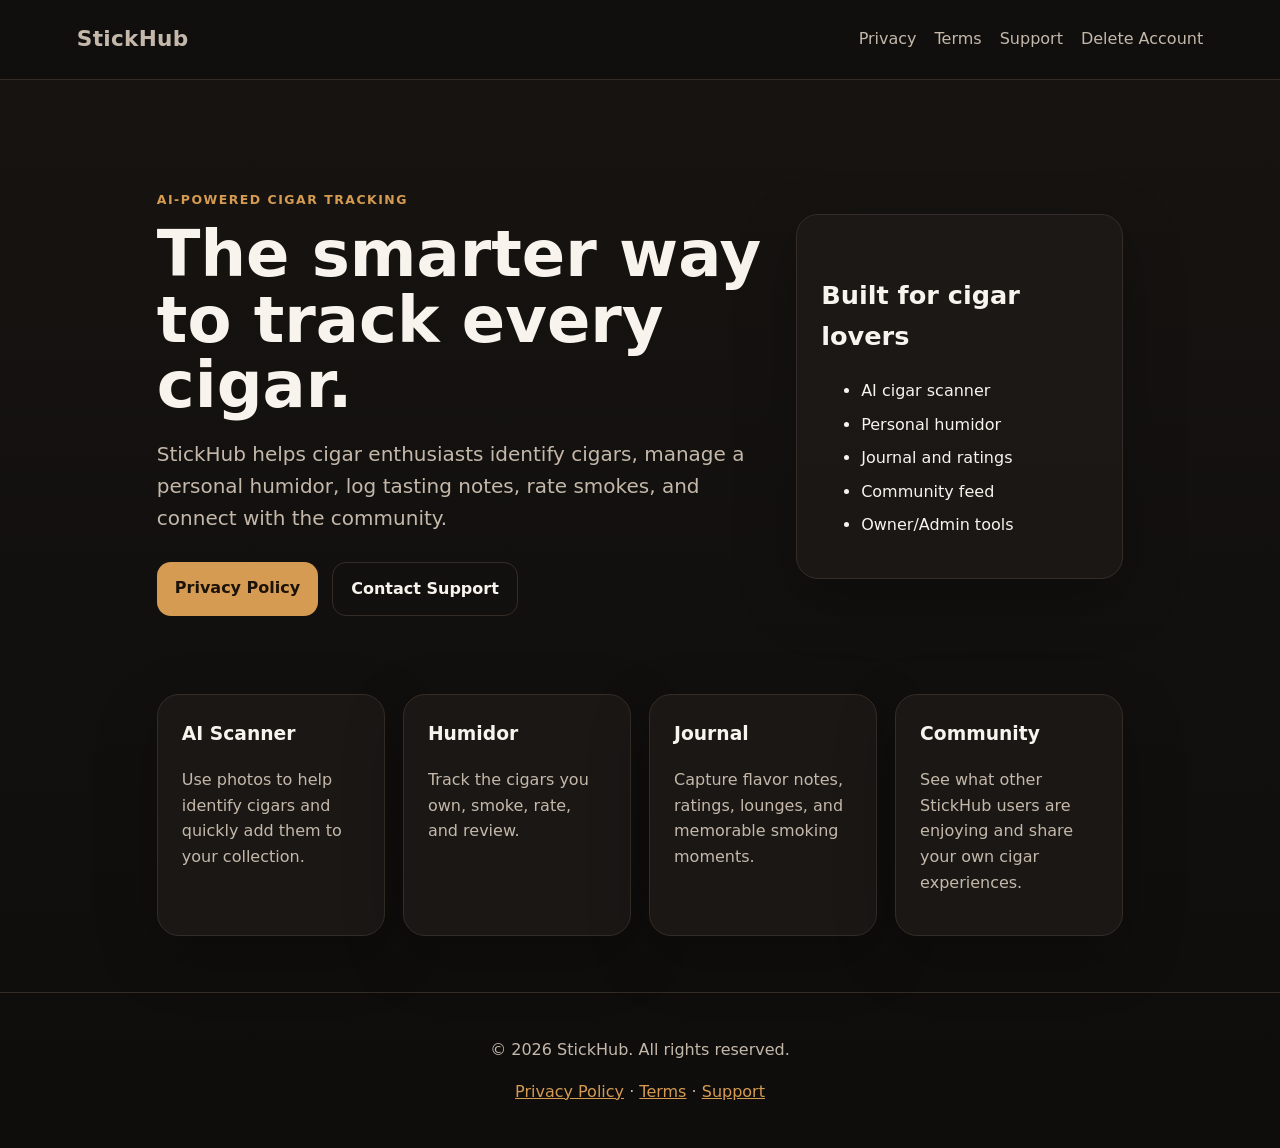
<file: index.html>
<!doctype html>
<html lang="en">
<head>
  <meta charset="utf-8" />
  <meta name="viewport" content="width=device-width, initial-scale=1" />
  <title>StickHub | AI Cigar Tracker</title>
  <meta name="description" content="StickHub is an AI-powered cigar tracker with a personal humidor, journal, ratings, and community features." />
  <link rel="stylesheet" href="styles.css" />
</head>
<body>
  <header class="nav">
    <a class="brand" href="index.html">StickHub</a>
    <nav>
      <a href="privacy.html">Privacy</a>
      <a href="terms.html">Terms</a>
      <a href="support.html">Support</a>
      <a href="delete-account.html">Delete Account</a>
    </nav>
  </header>

  <main>
    <section class="hero">
      <div>
        <p class="eyebrow">AI-powered cigar tracking</p>
        <h1>The smarter way to track every cigar.</h1>
        <p class="lead">StickHub helps cigar enthusiasts identify cigars, manage a personal humidor, log tasting notes, rate smokes, and connect with the community.</p>
        <div class="actions">
          <a class="button" href="privacy.html">Privacy Policy</a>
          <a class="button secondary" href="support.html">Contact Support</a>
        </div>
      </div>
      <div class="card hero-card">
        <h2>Built for cigar lovers</h2>
        <ul>
          <li>AI cigar scanner</li>
          <li>Personal humidor</li>
          <li>Journal and ratings</li>
          <li>Community feed</li>
          <li>Owner/Admin tools</li>
        </ul>
      </div>
    </section>

    <section class="grid">
      <article class="card"><h3>AI Scanner</h3><p>Use photos to help identify cigars and quickly add them to your collection.</p></article>
      <article class="card"><h3>Humidor</h3><p>Track the cigars you own, smoke, rate, and review.</p></article>
      <article class="card"><h3>Journal</h3><p>Capture flavor notes, ratings, lounges, and memorable smoking moments.</p></article>
      <article class="card"><h3>Community</h3><p>See what other StickHub users are enjoying and share your own cigar experiences.</p></article>
    </section>
  </main>

  <footer>
    <p>© 2026 StickHub. All rights reserved.</p>
    <p><a href="privacy.html">Privacy Policy</a> · <a href="terms.html">Terms</a> · <a href="support.html">Support</a></p>
  </footer>
</body>
</html>
</file>
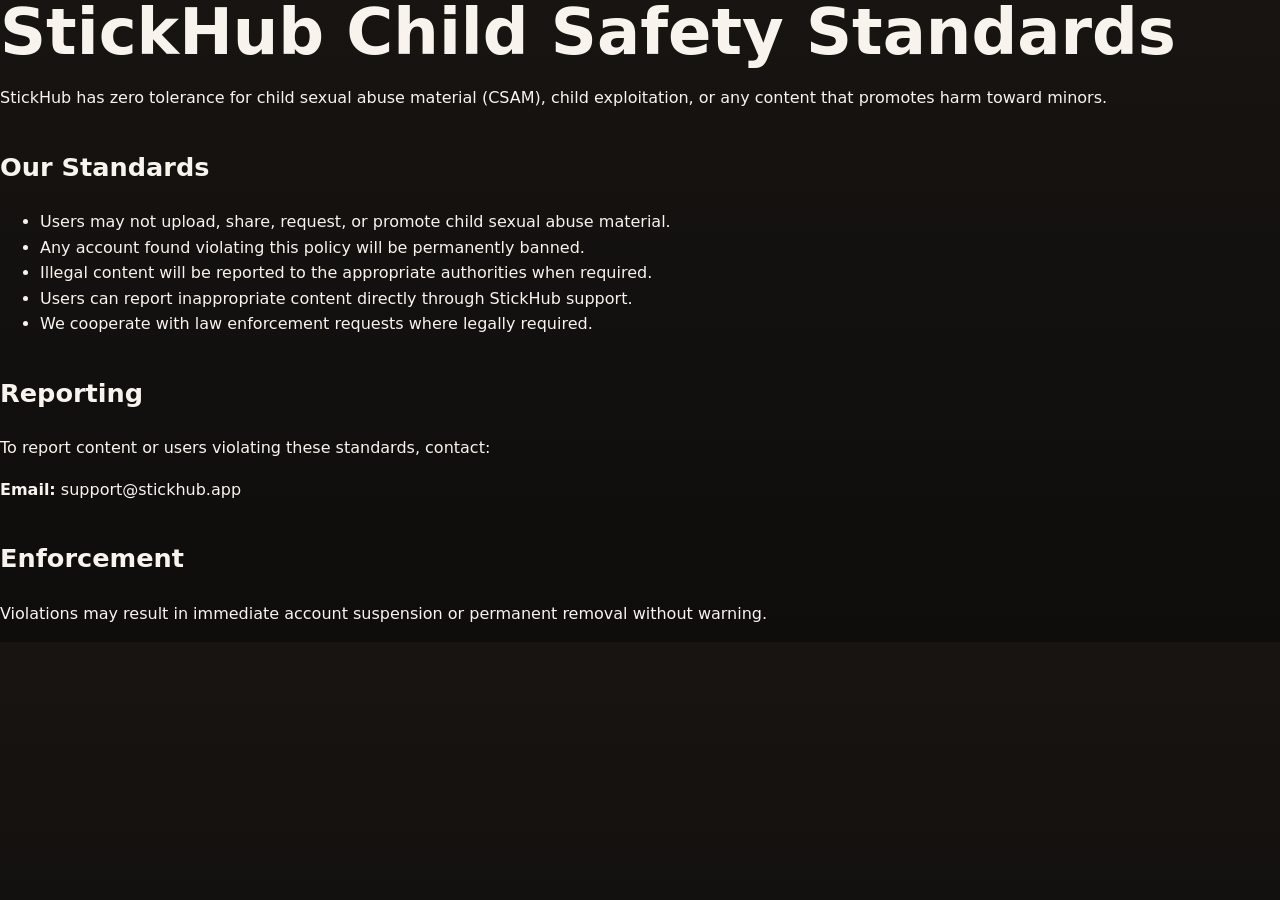
<file: child-safety.html>
<!DOCTYPE html>
<html lang="en">
<head>
<meta charset="UTF-8">
<title>StickHub Child Safety Standards</title>
<link rel="stylesheet" href="styles.css">
</head>

<body>

<div class="container">

<h1>StickHub Child Safety Standards</h1>

<p>
StickHub has zero tolerance for child sexual abuse material (CSAM), child exploitation,
or any content that promotes harm toward minors.
</p>

<h2>Our Standards</h2>

<ul>
<li>Users may not upload, share, request, or promote child sexual abuse material.</li>
<li>Any account found violating this policy will be permanently banned.</li>
<li>Illegal content will be reported to the appropriate authorities when required.</li>
<li>Users can report inappropriate content directly through StickHub support.</li>
<li>We cooperate with law enforcement requests where legally required.</li>
</ul>

<h2>Reporting</h2>

<p>
To report content or users violating these standards, contact:
</p>

<p>
<strong>Email:</strong> support@stickhub.app
</p>

<h2>Enforcement</h2>

<p>
Violations may result in immediate account suspension or permanent removal without warning.
</p>

</div>

</body>
</html>
</file>
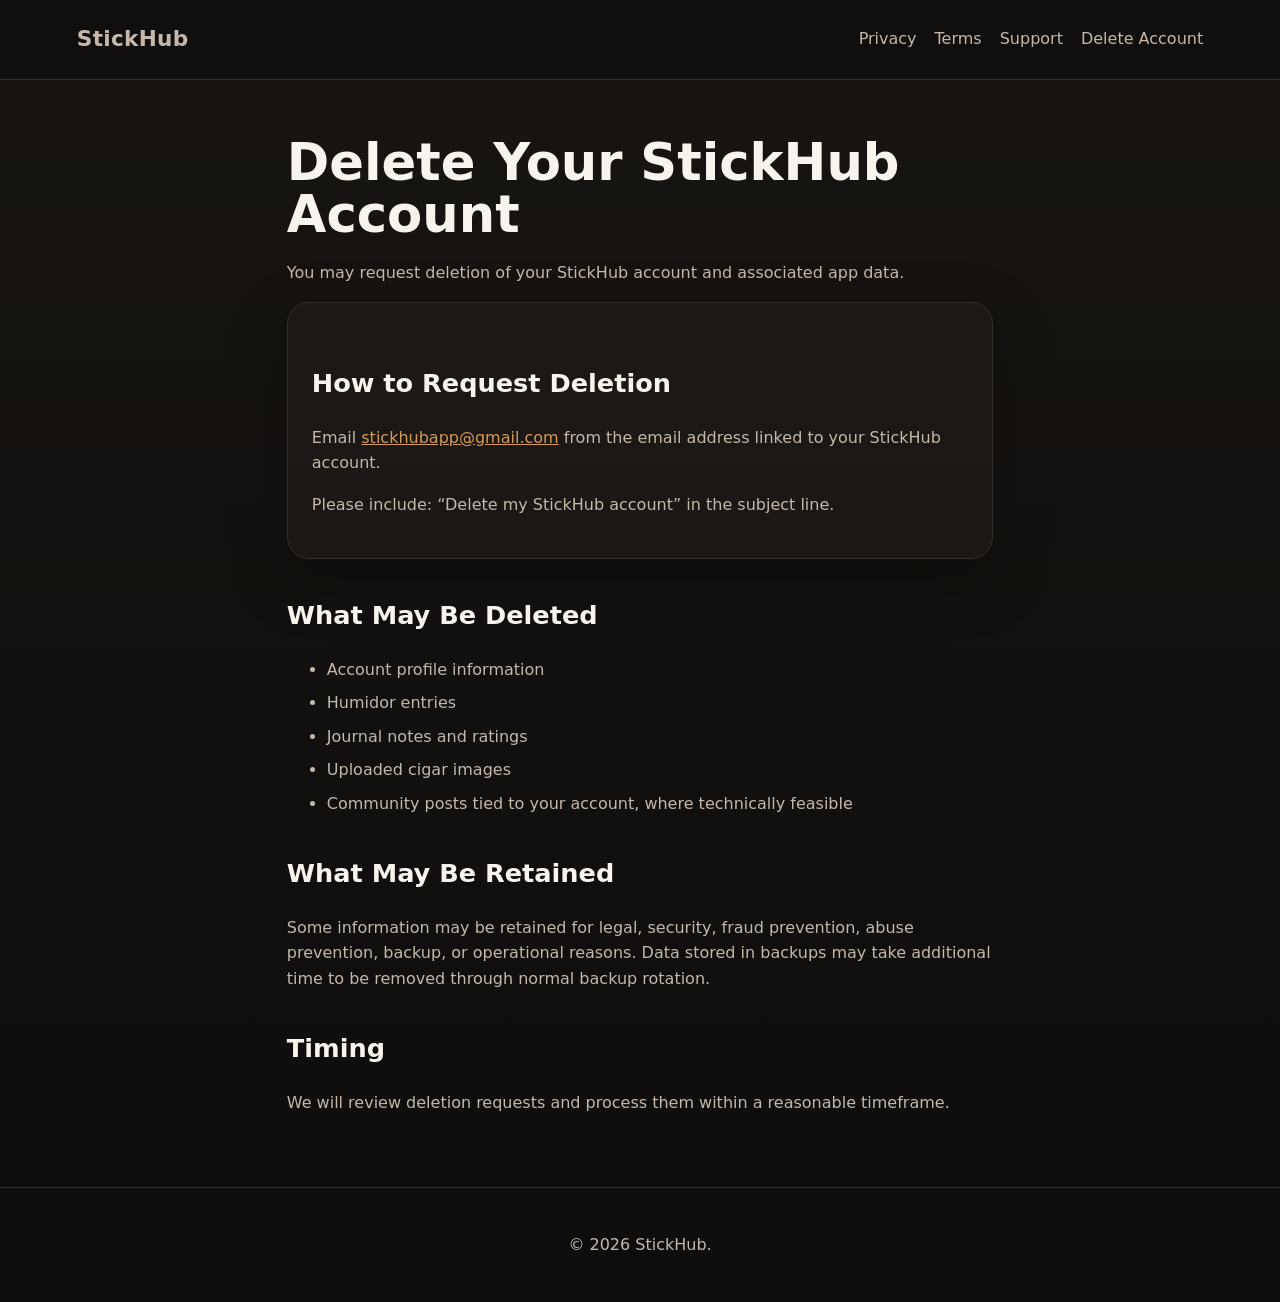
<file: delete-account.html>
<!doctype html>
<html lang="en">
<head><meta charset="utf-8" /><meta name="viewport" content="width=device-width, initial-scale=1" /><title>Delete Account | StickHub</title><link rel="stylesheet" href="styles.css" /></head>
<body>
<header class="nav"><a class="brand" href="index.html">StickHub</a><nav><a href="privacy.html">Privacy</a><a href="terms.html">Terms</a><a href="support.html">Support</a><a href="delete-account.html">Delete Account</a></nav></header>
<main class="page">
<h1>Delete Your StickHub Account</h1>
<p>You may request deletion of your StickHub account and associated app data.</p>
<div class="card">
<h2>How to Request Deletion</h2>
<p>Email <a href="mailto:stickhubapp@gmail.com?subject=StickHub%20Account%20Deletion%20Request">stickhubapp@gmail.com</a> from the email address linked to your StickHub account.</p>
<p>Please include: “Delete my StickHub account” in the subject line.</p>
</div>
<h2>What May Be Deleted</h2>
<ul><li>Account profile information</li><li>Humidor entries</li><li>Journal notes and ratings</li><li>Uploaded cigar images</li><li>Community posts tied to your account, where technically feasible</li></ul>
<h2>What May Be Retained</h2>
<p>Some information may be retained for legal, security, fraud prevention, abuse prevention, backup, or operational reasons. Data stored in backups may take additional time to be removed through normal backup rotation.</p>
<h2>Timing</h2>
<p>We will review deletion requests and process them within a reasonable timeframe.</p>
</main><footer><p>© 2026 StickHub.</p></footer>
</body></html>
</file>
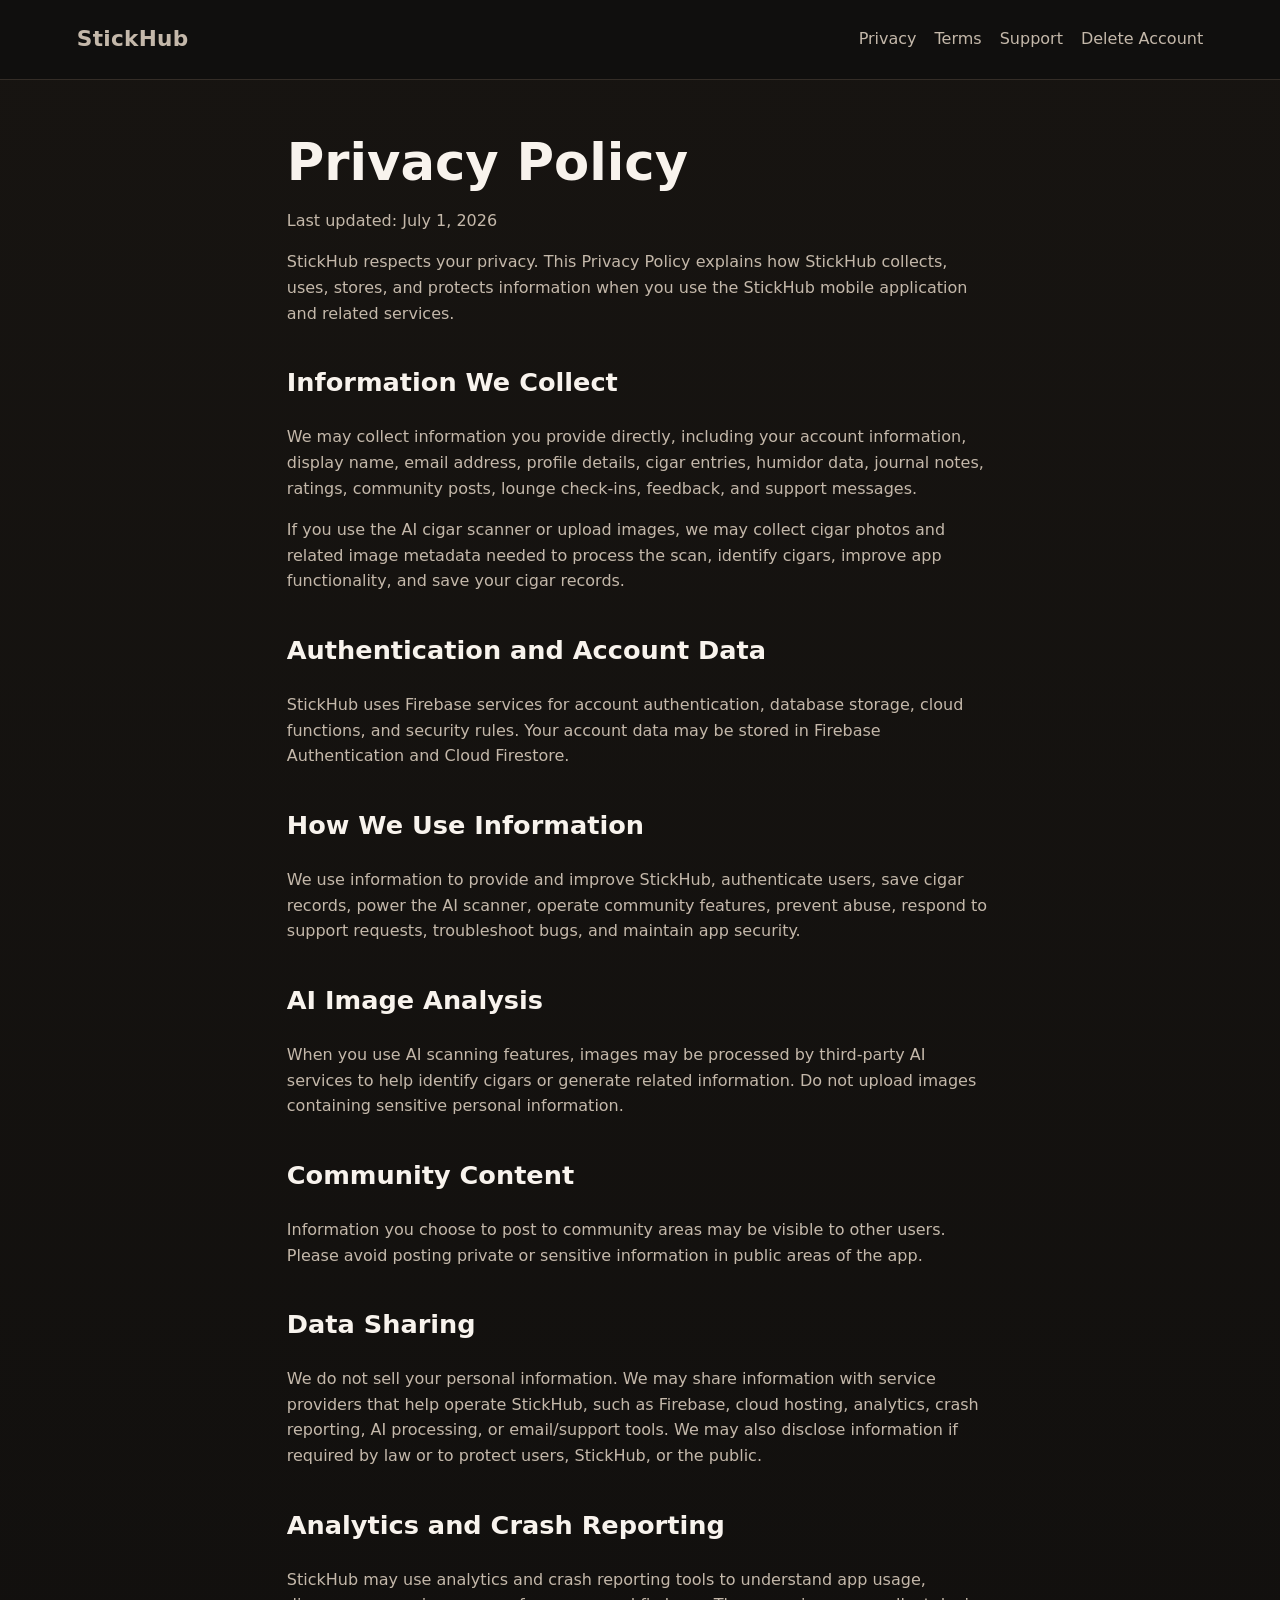
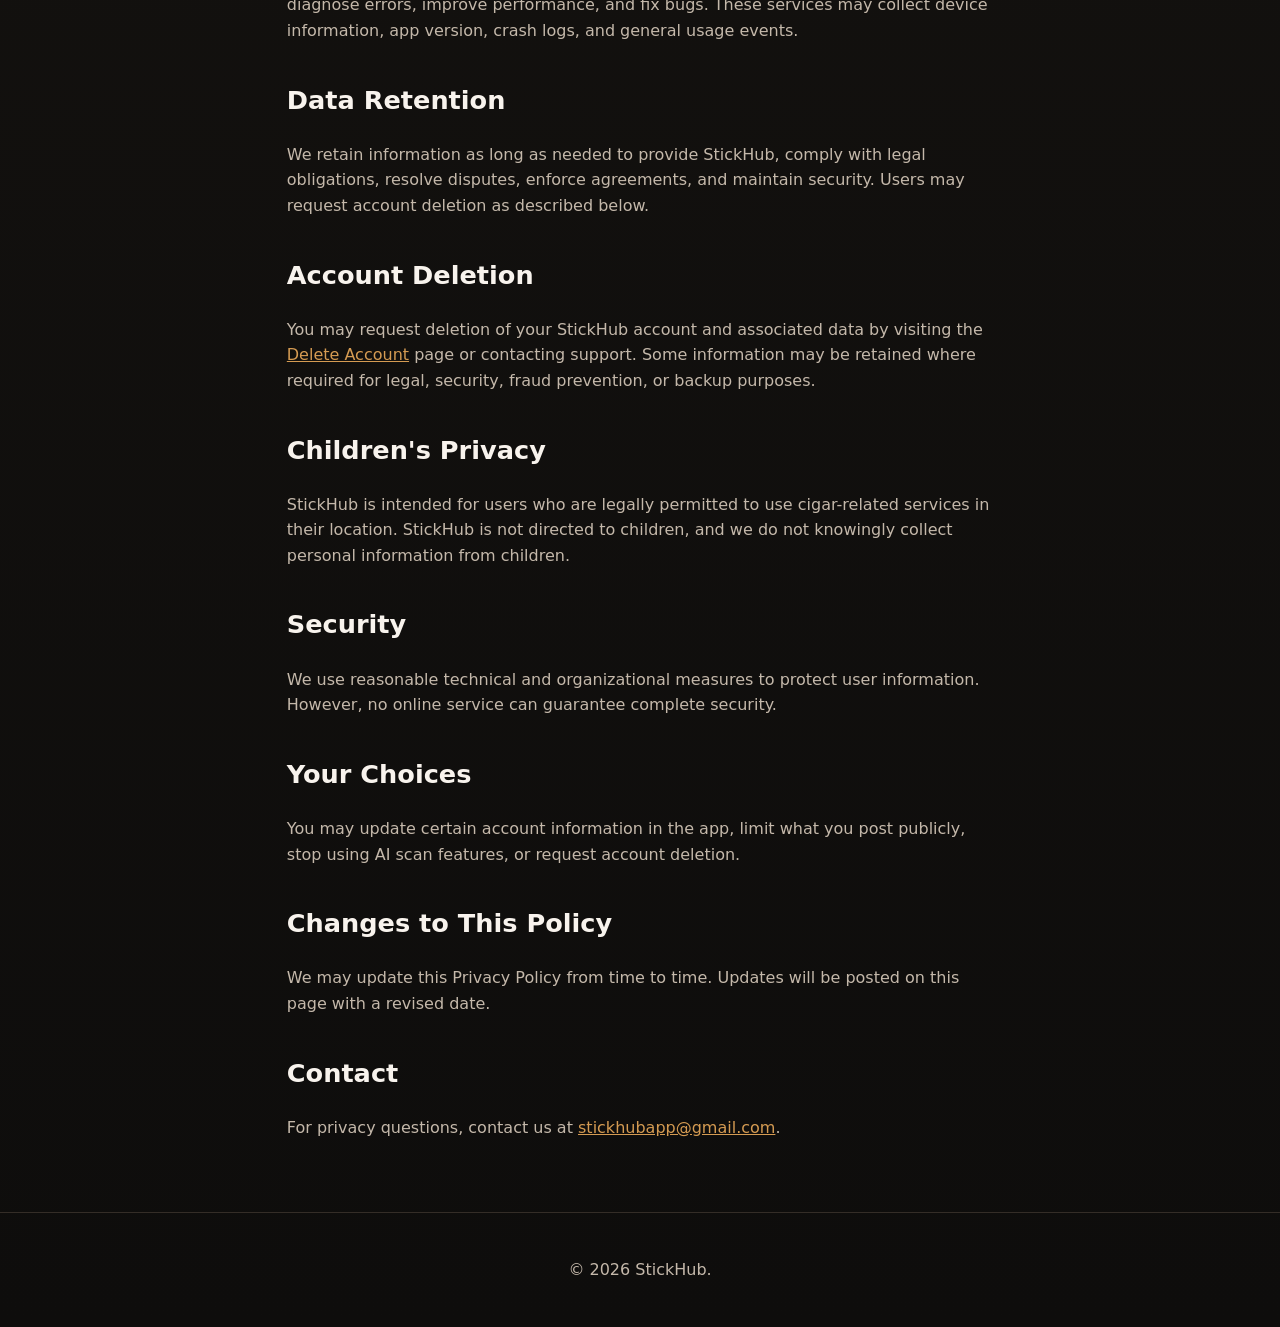
<file: privacy.html>
<!doctype html>
<html lang="en">
<head>
  <meta charset="utf-8" />
  <meta name="viewport" content="width=device-width, initial-scale=1" />
  <title>Privacy Policy | StickHub</title>
  <link rel="stylesheet" href="styles.css" />
</head>
<body>
<header class="nav"><a class="brand" href="index.html">StickHub</a><nav><a href="privacy.html">Privacy</a><a href="terms.html">Terms</a><a href="support.html">Support</a><a href="delete-account.html">Delete Account</a></nav></header>
<main class="page">
  <h1>Privacy Policy</h1>
  <p class="updated">Last updated: July 1, 2026</p>

  <p>StickHub respects your privacy. This Privacy Policy explains how StickHub collects, uses, stores, and protects information when you use the StickHub mobile application and related services.</p>

  <h2>Information We Collect</h2>
  <p>We may collect information you provide directly, including your account information, display name, email address, profile details, cigar entries, humidor data, journal notes, ratings, community posts, lounge check-ins, feedback, and support messages.</p>
  <p>If you use the AI cigar scanner or upload images, we may collect cigar photos and related image metadata needed to process the scan, identify cigars, improve app functionality, and save your cigar records.</p>

  <h2>Authentication and Account Data</h2>
  <p>StickHub uses Firebase services for account authentication, database storage, cloud functions, and security rules. Your account data may be stored in Firebase Authentication and Cloud Firestore.</p>

  <h2>How We Use Information</h2>
  <p>We use information to provide and improve StickHub, authenticate users, save cigar records, power the AI scanner, operate community features, prevent abuse, respond to support requests, troubleshoot bugs, and maintain app security.</p>

  <h2>AI Image Analysis</h2>
  <p>When you use AI scanning features, images may be processed by third-party AI services to help identify cigars or generate related information. Do not upload images containing sensitive personal information.</p>

  <h2>Community Content</h2>
  <p>Information you choose to post to community areas may be visible to other users. Please avoid posting private or sensitive information in public areas of the app.</p>

  <h2>Data Sharing</h2>
  <p>We do not sell your personal information. We may share information with service providers that help operate StickHub, such as Firebase, cloud hosting, analytics, crash reporting, AI processing, or email/support tools. We may also disclose information if required by law or to protect users, StickHub, or the public.</p>

  <h2>Analytics and Crash Reporting</h2>
  <p>StickHub may use analytics and crash reporting tools to understand app usage, diagnose errors, improve performance, and fix bugs. These services may collect device information, app version, crash logs, and general usage events.</p>

  <h2>Data Retention</h2>
  <p>We retain information as long as needed to provide StickHub, comply with legal obligations, resolve disputes, enforce agreements, and maintain security. Users may request account deletion as described below.</p>

  <h2>Account Deletion</h2>
  <p>You may request deletion of your StickHub account and associated data by visiting the <a href="delete-account.html">Delete Account</a> page or contacting support. Some information may be retained where required for legal, security, fraud prevention, or backup purposes.</p>

  <h2>Children's Privacy</h2>
  <p>StickHub is intended for users who are legally permitted to use cigar-related services in their location. StickHub is not directed to children, and we do not knowingly collect personal information from children.</p>

  <h2>Security</h2>
  <p>We use reasonable technical and organizational measures to protect user information. However, no online service can guarantee complete security.</p>

  <h2>Your Choices</h2>
  <p>You may update certain account information in the app, limit what you post publicly, stop using AI scan features, or request account deletion.</p>

  <h2>Changes to This Policy</h2>
  <p>We may update this Privacy Policy from time to time. Updates will be posted on this page with a revised date.</p>

  <h2>Contact</h2>
  <p>For privacy questions, contact us at <a href="mailto:stickhubapp@gmail.com">stickhubapp@gmail.com</a>.</p>
</main>
<footer><p>© 2026 StickHub.</p></footer>
</body>
</html>
</file>
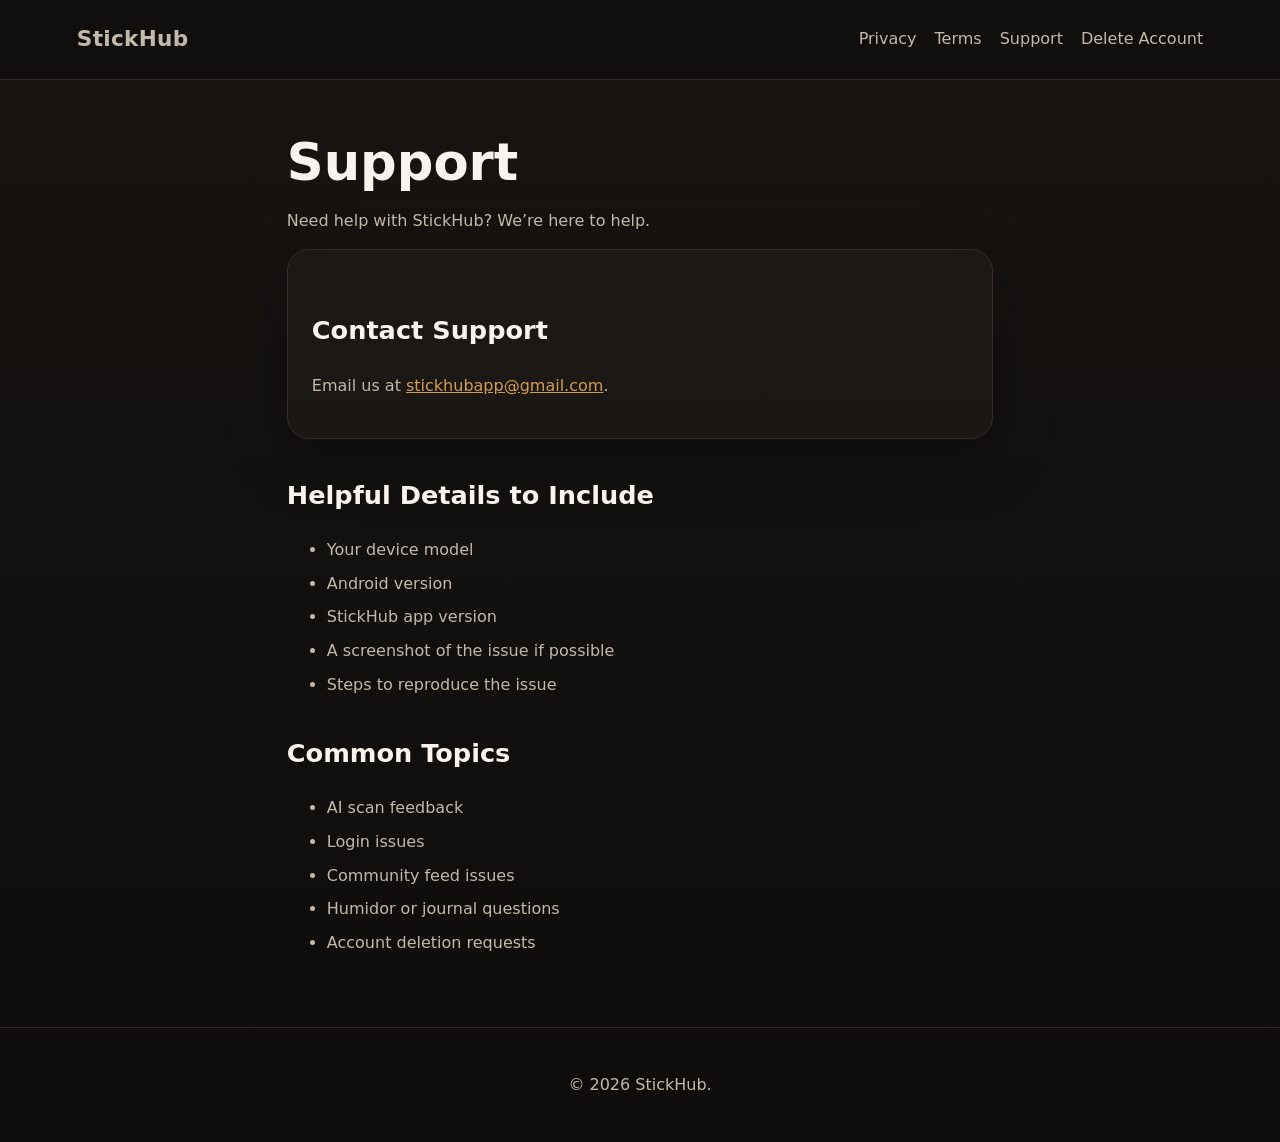
<file: support.html>
<!doctype html>
<html lang="en">
<head><meta charset="utf-8" /><meta name="viewport" content="width=device-width, initial-scale=1" /><title>Support | StickHub</title><link rel="stylesheet" href="styles.css" /></head>
<body>
<header class="nav"><a class="brand" href="index.html">StickHub</a><nav><a href="privacy.html">Privacy</a><a href="terms.html">Terms</a><a href="support.html">Support</a><a href="delete-account.html">Delete Account</a></nav></header>
<main class="page">
<h1>Support</h1>
<p>Need help with StickHub? We’re here to help.</p>
<div class="card"><h2>Contact Support</h2><p>Email us at <a href="mailto:stickhubapp@gmail.com">stickhubapp@gmail.com</a>.</p></div>
<h2>Helpful Details to Include</h2>
<ul><li>Your device model</li><li>Android version</li><li>StickHub app version</li><li>A screenshot of the issue if possible</li><li>Steps to reproduce the issue</li></ul>
<h2>Common Topics</h2>
<ul><li>AI scan feedback</li><li>Login issues</li><li>Community feed issues</li><li>Humidor or journal questions</li><li>Account deletion requests</li></ul>
</main><footer><p>© 2026 StickHub.</p></footer>
</body></html>
</file>
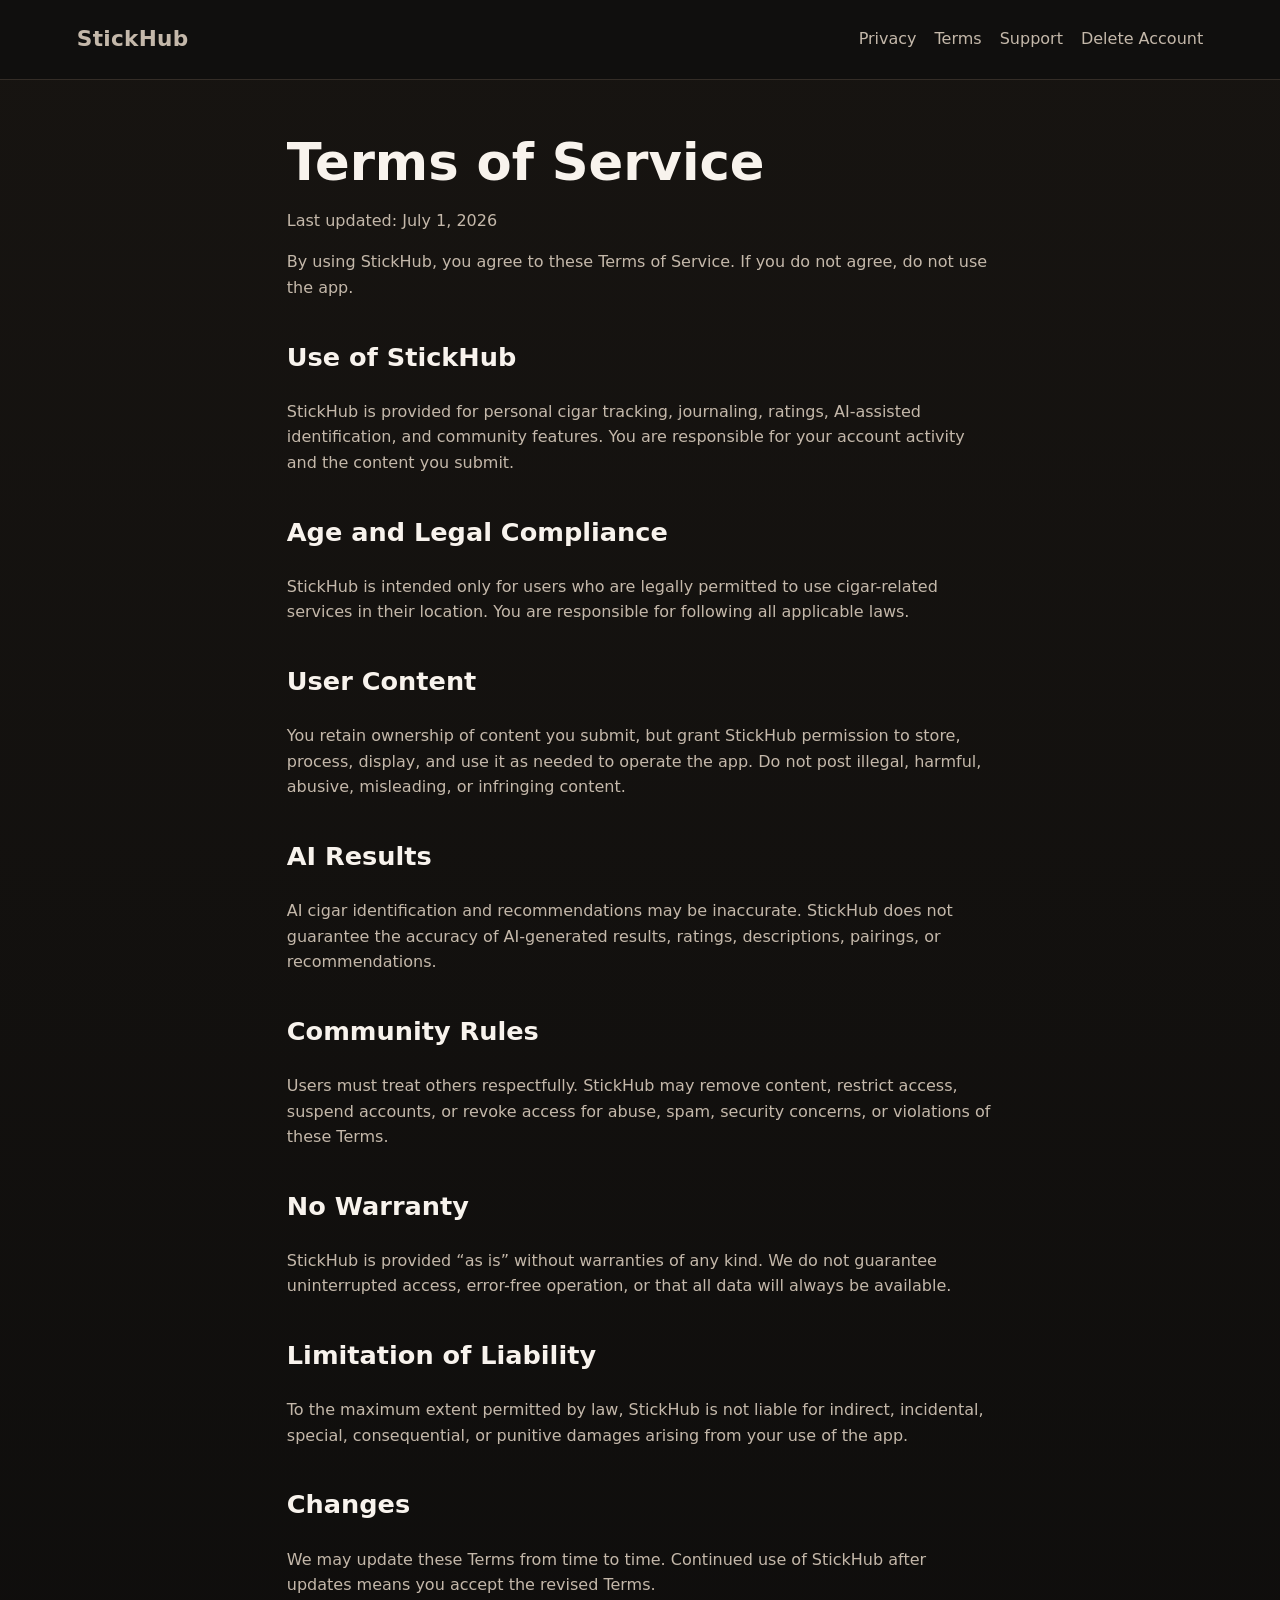
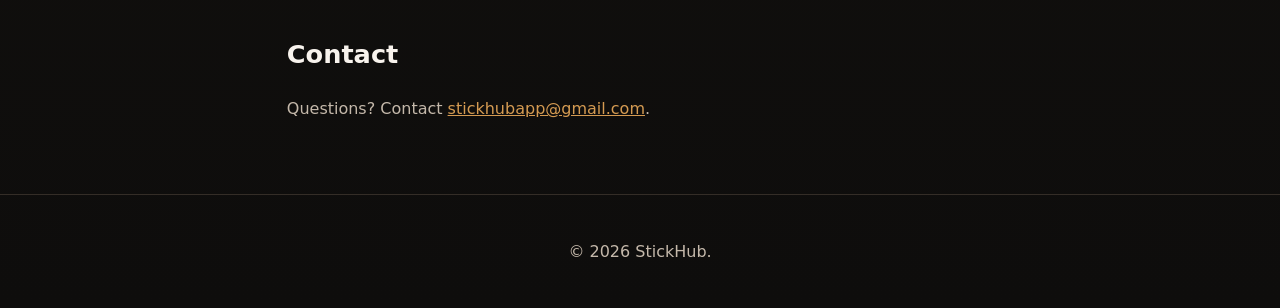
<file: terms.html>
<!doctype html>
<html lang="en">
<head><meta charset="utf-8" /><meta name="viewport" content="width=device-width, initial-scale=1" /><title>Terms of Service | StickHub</title><link rel="stylesheet" href="styles.css" /></head>
<body>
<header class="nav"><a class="brand" href="index.html">StickHub</a><nav><a href="privacy.html">Privacy</a><a href="terms.html">Terms</a><a href="support.html">Support</a><a href="delete-account.html">Delete Account</a></nav></header>
<main class="page">
<h1>Terms of Service</h1>
<p class="updated">Last updated: July 1, 2026</p>
<p>By using StickHub, you agree to these Terms of Service. If you do not agree, do not use the app.</p>
<h2>Use of StickHub</h2><p>StickHub is provided for personal cigar tracking, journaling, ratings, AI-assisted identification, and community features. You are responsible for your account activity and the content you submit.</p>
<h2>Age and Legal Compliance</h2><p>StickHub is intended only for users who are legally permitted to use cigar-related services in their location. You are responsible for following all applicable laws.</p>
<h2>User Content</h2><p>You retain ownership of content you submit, but grant StickHub permission to store, process, display, and use it as needed to operate the app. Do not post illegal, harmful, abusive, misleading, or infringing content.</p>
<h2>AI Results</h2><p>AI cigar identification and recommendations may be inaccurate. StickHub does not guarantee the accuracy of AI-generated results, ratings, descriptions, pairings, or recommendations.</p>
<h2>Community Rules</h2><p>Users must treat others respectfully. StickHub may remove content, restrict access, suspend accounts, or revoke access for abuse, spam, security concerns, or violations of these Terms.</p>
<h2>No Warranty</h2><p>StickHub is provided “as is” without warranties of any kind. We do not guarantee uninterrupted access, error-free operation, or that all data will always be available.</p>
<h2>Limitation of Liability</h2><p>To the maximum extent permitted by law, StickHub is not liable for indirect, incidental, special, consequential, or punitive damages arising from your use of the app.</p>
<h2>Changes</h2><p>We may update these Terms from time to time. Continued use of StickHub after updates means you accept the revised Terms.</p>
<h2>Contact</h2><p>Questions? Contact <a href="mailto:stickhubapp@gmail.com">stickhubapp@gmail.com</a>.</p>
</main><footer><p>© 2026 StickHub.</p></footer>
</body></html>
</file>
<file: styles.css>
:root{--bg:#11100f;--panel:#1c1917;--text:#f8f3ed;--muted:#c4b8aa;--accent:#d59b52;--line:#342d27}*{box-sizing:border-box}body{margin:0;font-family:Inter,system-ui,-apple-system,Segoe UI,Roboto,Arial,sans-serif;background:linear-gradient(180deg,#171411,#0e0d0c);color:var(--text);line-height:1.6}.nav{display:flex;justify-content:space-between;align-items:center;padding:22px 6vw;border-bottom:1px solid var(--line);position:sticky;top:0;background:rgba(17,16,15,.92);backdrop-filter:blur(10px)}.brand{font-weight:800;font-size:1.35rem;color:var(--text);text-decoration:none;letter-spacing:.3px}.nav nav{display:flex;gap:18px;flex-wrap:wrap}.nav a{color:var(--muted);text-decoration:none}.nav a:hover{color:var(--accent)}main{max-width:1120px;margin:0 auto;padding:56px 6vw}.hero{display:grid;grid-template-columns:1.3fr .7fr;gap:32px;align-items:center;min-height:58vh}.eyebrow{color:var(--accent);font-weight:700;text-transform:uppercase;letter-spacing:.12em;font-size:.78rem}h1{font-size:clamp(2.2rem,5vw,4.8rem);line-height:1.02;margin:0 0 20px}h2{font-size:1.6rem;margin-top:36px}h3{margin-top:0}.lead{font-size:1.25rem;color:var(--muted);max-width:720px}.actions{display:flex;gap:14px;flex-wrap:wrap;margin-top:28px}.button{display:inline-block;padding:13px 18px;border-radius:14px;background:var(--accent);color:#1b1208;font-weight:800;text-decoration:none}.button.secondary{background:transparent;color:var(--text);border:1px solid var(--line)}.card{background:rgba(28,25,23,.86);border:1px solid var(--line);border-radius:22px;padding:24px;box-shadow:0 20px 60px rgba(0,0,0,.25)}.hero-card li,.page li{margin:8px 0}.grid{display:grid;grid-template-columns:repeat(4,1fr);gap:18px;margin-top:36px}.grid p,.updated,.page p,.page li{color:var(--muted)}.page{max-width:860px}.page h1{font-size:clamp(2rem,4vw,3.2rem)}.page a,footer a{color:var(--accent)}footer{border-top:1px solid var(--line);padding:28px 6vw;text-align:center;color:var(--muted)}@media(max-width:820px){.hero,.grid{grid-template-columns:1fr}.nav{align-items:flex-start;gap:14px;flex-direction:column}.nav nav{gap:12px}main{padding-top:36px}}
</file>
